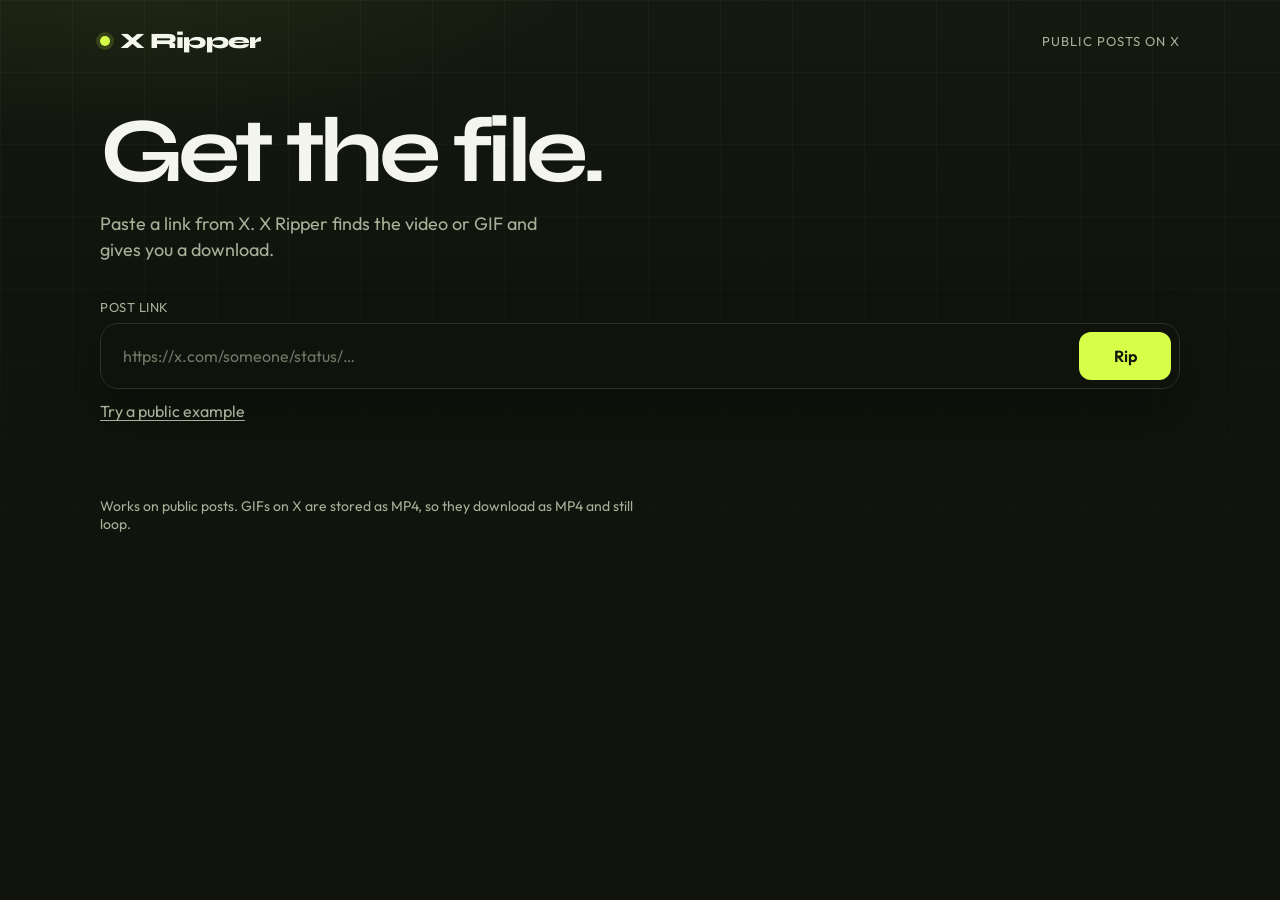
<file: index.html>
<!DOCTYPE html>
<html lang="en">
  <head>
    <meta charset="utf-8" />
    <meta name="viewport" content="width=device-width, initial-scale=1" />
    <meta name="referrer" content="no-referrer" />
    <meta name="color-scheme" content="dark" />
    <title>X Ripper — video and GIF downloader</title>
    <meta
      name="description"
      content="Paste a public X post and download the video or GIF."
    />
    <link rel="icon" href="data:image/svg+xml,%3Csvg xmlns='http://www.w3.org/2000/svg' viewBox='0 0 32 32'%3E%3Crect width='32' height='32' rx='8' fill='%2311160c'/%3E%3Ccircle cx='16' cy='16' r='6' fill='%23d6ff4a'/%3E%3C/svg%3E" />
    <link rel="preconnect" href="https://fonts.googleapis.com" />
    <link rel="preconnect" href="https://fonts.gstatic.com" crossorigin />
    <link
      href="https://fonts.googleapis.com/css2?family=Outfit:wght@380;500;640&family=Syne:wght@700;800&display=swap"
      rel="stylesheet"
    />
    <link rel="stylesheet" href="styles.css" />
  </head>
  <body>
    <div class="page">
      <header class="top">
        <a class="brand" href="./">
          <span class="lamp" aria-hidden="true"></span>
          X Ripper
        </a>
        <p class="eyebrow">Public posts on X</p>
      </header>

      <main>
        <section class="hero">
          <h1>Get the file.</h1>
          <p class="lede">
            Paste a link from X. X Ripper finds the video or GIF and gives you a download.
          </p>
        </section>

        <form id="form" class="deck" autocomplete="off">
          <label class="field-label" for="url">Post link</label>
          <div class="entry">
            <input
              id="url"
              name="url"
              type="text"
              inputmode="url"
              spellcheck="false"
              placeholder="https://x.com/someone/status/…"
              required
            />
            <button id="submit" type="submit">Rip</button>
          </div>
          <button id="example" class="example" type="button">
            Try a public example
          </button>
        </form>

        <p id="status" class="status" role="status" hidden></p>
        <section id="result" class="result" hidden></section>
      </main>

      <footer>
        <p>
          Works on public posts. GIFs on X are stored as MP4, so they download as
          MP4 and still loop.
        </p>
      </footer>
    </div>
    <script src="app.js"></script>
  </body>
</html>
</file>
<file: styles.css>
:root {
  --bg: #10140c;
  --bg-raise: #191e14;
  --line: #2c3422;
  --ink: #f4f6ee;
  --muted: #a7b098;
  --accent: #d6ff4a;
  --accent-ink: #14180c;
  --danger: #ff8d72;
  --shadow: 0 24px 60px rgba(0, 0, 0, 0.28);
  --font: "Outfit", "Avenir Next", "Segoe UI", sans-serif;
  --display: "Syne", "Avenir Next", sans-serif;
}

* {
  box-sizing: border-box;
}

html,
body {
  margin: 0;
  min-height: 100%;
}

body {
  font-family: var(--font);
  color: var(--ink);
  background:
    radial-gradient(900px 420px at 10% -10%, rgba(214, 255, 74, 0.08), transparent 55%),
    linear-gradient(180deg, #141a10 0%, var(--bg) 280px);
}

body::before {
  content: "";
  position: fixed;
  inset: 0;
  pointer-events: none;
  background-image: linear-gradient(rgba(244, 246, 238, 0.035) 1px, transparent 1px),
    linear-gradient(90deg, rgba(244, 246, 238, 0.035) 1px, transparent 1px);
  background-size: 72px 72px;
  mask-image: linear-gradient(180deg, #000 0%, transparent 78%);
}

.page {
  width: min(1080px, calc(100% - 32px));
  margin: 0 auto;
  padding: 28px 0 64px;
  position: relative;
}

.top {
  display: flex;
  align-items: center;
  justify-content: space-between;
  gap: 16px;
  margin-bottom: 56px;
}

.brand {
  display: inline-flex;
  align-items: center;
  gap: 10px;
  color: inherit;
  text-decoration: none;
  font-family: var(--display);
  font-weight: 800;
  font-size: 22px;
  letter-spacing: -0.04em;
}

.lamp {
  width: 10px;
  height: 10px;
  border-radius: 50%;
  background: var(--accent);
  box-shadow: 0 0 0 4px rgba(214, 255, 74, 0.15);
}

.eyebrow {
  margin: 0;
  color: var(--muted);
  font-size: 13px;
  letter-spacing: 0.08em;
  text-transform: uppercase;
}

.hero h1 {
  margin: 0;
  font-family: var(--display);
  font-size: clamp(52px, 8vw, 92px);
  line-height: 0.9;
  letter-spacing: -0.06em;
}

.lede {
  max-width: 460px;
  margin: 18px 0 0;
  color: var(--muted);
  font-size: 18px;
  line-height: 1.45;
}

.deck {
  margin-top: 36px;
}

.field-label {
  display: block;
  margin-bottom: 8px;
  color: var(--muted);
  font-size: 13px;
  letter-spacing: 0.04em;
  text-transform: uppercase;
}

.entry {
  display: flex;
  gap: 10px;
  padding: 8px;
  background: rgba(16, 20, 12, 0.86);
  border: 1px solid var(--line);
  border-radius: 18px;
  box-shadow: var(--shadow);
}

input[type="text"] {
  flex: 1;
  min-width: 0;
  border: 0;
  outline: 0;
  background: transparent;
  color: var(--ink);
  font: inherit;
  font-size: 16px;
  padding: 14px 14px;
}

input::placeholder {
  color: #6f7864;
}

button,
.ghost {
  font: inherit;
}

#submit,
.download {
  border: 0;
  border-radius: 12px;
  background: var(--accent);
  color: var(--accent-ink);
  font-weight: 640;
  cursor: pointer;
}

#submit {
  padding: 0 22px;
  min-width: 92px;
}

#submit:hover,
.download:hover {
  filter: brightness(1.05);
}

#submit:disabled,
.download:disabled {
  cursor: progress;
  opacity: 0.7;
}

#submit:focus-visible,
.download:focus-visible,
.ghost:focus-visible,
.chip input:focus-visible + span,
input[type="text"]:focus-visible {
  outline: 2px solid var(--accent);
  outline-offset: 2px;
}

.example {
  margin-top: 12px;
  padding: 0;
  border: 0;
  background: none;
  color: var(--muted);
  cursor: pointer;
  text-decoration: underline;
  text-underline-offset: 3px;
}

.example:hover {
  color: var(--ink);
}

.status {
  margin: 18px 0 0;
  min-height: 1.4em;
  color: var(--muted);
}

.status.error {
  color: var(--danger);
}

.result {
  display: grid;
  gap: 18px;
  margin-top: 28px;
}

.card {
  display: grid;
  grid-template-columns: minmax(0, 1.4fr) minmax(280px, 0.8fr);
  gap: 18px;
  padding: 14px;
  background: rgba(25, 30, 20, 0.92);
  border: 1px solid var(--line);
  border-radius: 22px;
  box-shadow: var(--shadow);
}

.stage {
  position: relative;
  background: #070806;
  border-radius: 14px;
  overflow: hidden;
  min-height: 220px;
}

.stage video {
  display: block;
  width: 100%;
  height: 100%;
  max-height: 560px;
  background: #070806;
  object-fit: contain;
}

.badge {
  position: absolute;
  top: 12px;
  left: 12px;
  padding: 4px 8px;
  border-radius: 999px;
  background: rgba(16, 20, 12, 0.82);
  color: var(--accent);
  font-size: 12px;
  letter-spacing: 0.08em;
  text-transform: uppercase;
}

.meta {
  display: flex;
  flex-direction: column;
  gap: 14px;
  padding: 8px 8px 8px 4px;
}

.who {
  display: flex;
  gap: 12px;
  align-items: center;
}

.who img,
.avatar-fallback {
  width: 42px;
  height: 42px;
  border-radius: 50%;
  object-fit: cover;
  background: #2a321f;
  flex: none;
}

.avatar-fallback {
  display: grid;
  place-items: center;
  color: var(--accent);
  font-family: var(--display);
}

.who h2 {
  margin: 0;
  font-size: 16px;
  font-weight: 640;
}

.handle {
  margin: 2px 0 0;
  color: var(--muted);
  font-size: 14px;
}

.post-text {
  margin: 0;
  color: #e4e8da;
  line-height: 1.45;
  white-space: pre-wrap;
}

.origin {
  margin: 0;
  color: var(--accent);
  font-size: 12px;
  letter-spacing: 0.06em;
  text-transform: uppercase;
}

.chips {
  display: flex;
  flex-wrap: wrap;
  gap: 8px;
}

.chip {
  position: relative;
}

.chip input {
  position: absolute;
  opacity: 0;
  pointer-events: none;
}

.chip span {
  display: inline-flex;
  align-items: center;
  min-height: 34px;
  padding: 0 12px;
  border-radius: 999px;
  border: 1px solid var(--line);
  color: var(--ink);
  cursor: pointer;
  font-size: 14px;
}

.chip input:checked + span {
  background: var(--ink);
  color: var(--accent-ink);
  border-color: var(--ink);
}

.dimensions {
  margin: -6px 0 0;
  color: var(--muted);
  font-size: 13px;
}

.actions {
  display: flex;
  flex-direction: column;
  gap: 8px;
  margin-top: auto;
}

.download,
.ghost {
  display: inline-flex;
  align-items: center;
  justify-content: center;
  min-height: 46px;
  border-radius: 12px;
  text-decoration: none;
  font-weight: 640;
}

.ghost {
  border: 1px solid var(--line);
  color: var(--ink);
  background: transparent;
  cursor: pointer;
}

.ghost:hover {
  border-color: #4d5840;
}

.copied {
  color: var(--accent);
}

footer {
  margin-top: 48px;
  color: var(--muted);
  font-size: 14px;
}

footer p {
  margin: 0;
  max-width: 560px;
}

@media (max-width: 800px) {
  .top {
    margin-bottom: 36px;
  }

  .card {
    grid-template-columns: 1fr;
  }

  .entry {
    flex-direction: column;
  }

  #submit {
    min-height: 48px;
  }

  .meta {
    padding: 4px;
  }
}
</file>
